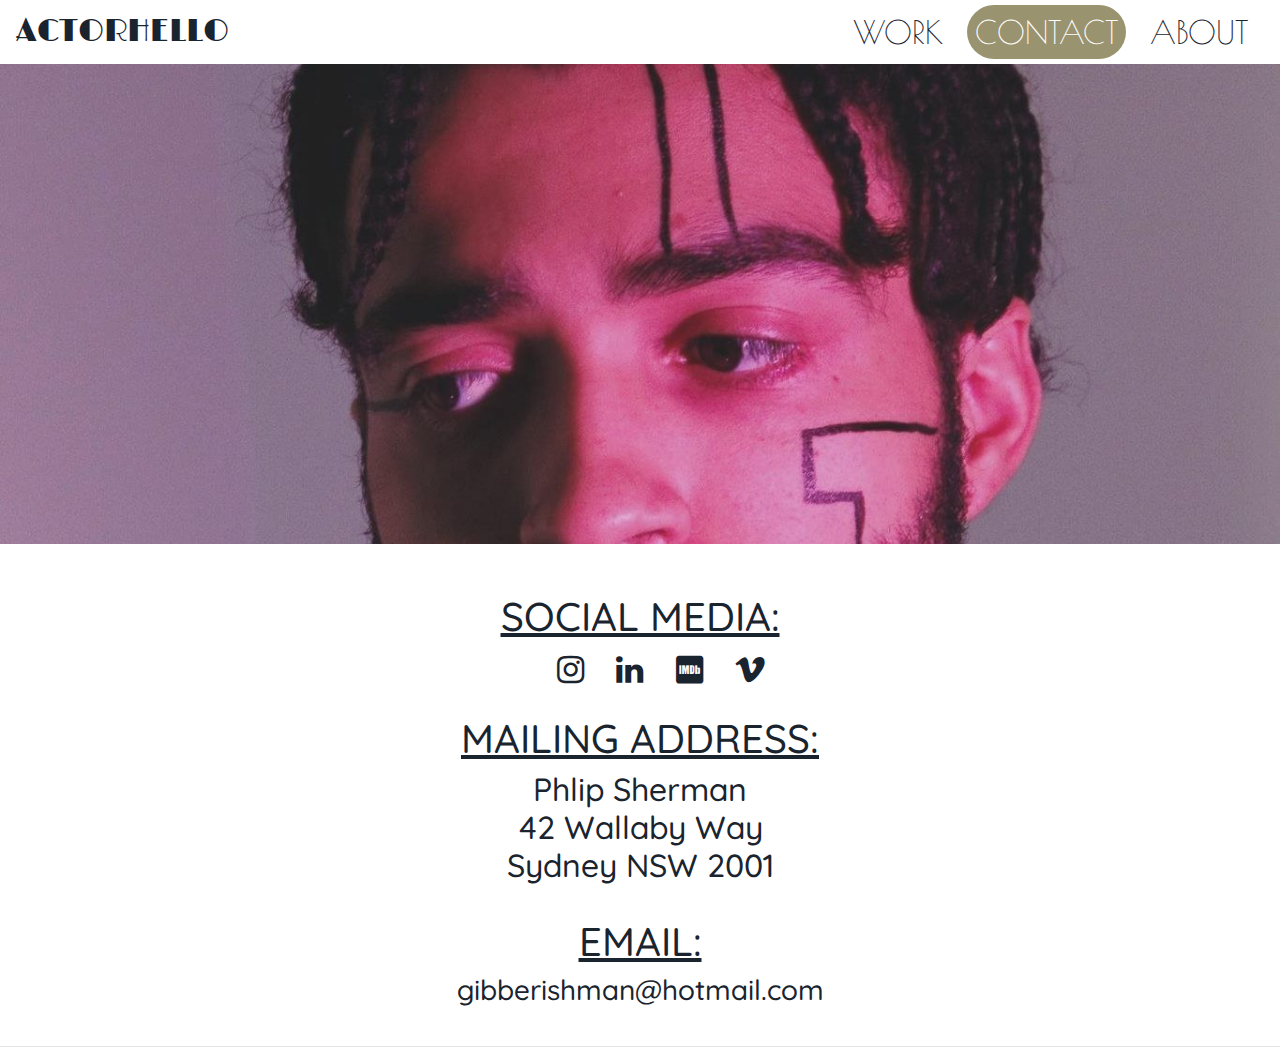
<file: theme-template/contact.html>
<!DOCTYPE html>

<html lang="en">
    <head>
        <!--Metadata-->
        <meta charset="UTF-8">
        <meta name="viewport" content="width=device-width, initial-scale=1, maximum-scale=1. minimum-scale=0.25">
        <meta name="description" content="Actor Site Template">
        
        <!--Custom CSS-->
        <link rel="stylesheet" href="styles.css">
        
        <!--FontAwesome CSS-->
        <link rel="stylesheet" href="https://cdnjs.cloudflare.com/ajax/libs/font-awesome/4.7.0/css/font-awesome.min.css">
        
        <!--Bootstrap CSS-->
        <link rel="stylesheet" href="https://maxcdn.bootstrapcdn.com/bootstrap/4.0.0/css/bootstrap.min.css" integrity="sha384-Gn5384xqQ1aoWXA+058RXPxPg6fy4IWvTNh0E263XmFcJlSAwiGgFAW/dAiS6JXm" crossorigin="anonymous">
        
        <title>Contact</title>
    </head>
    <body>
        <div>
            <nav id="navbar" class="co2 ffh navbar navbar-expand-sm"> 
                <a class="ffl co2 logotxt" href="index.html">ACTORHELLO</a>
                <ul class="navbar-nav ml-auto">  
                    <li><a class="navlink" id="work" href="work.html">WORK</a></li>
                    <li><a class="navlink" id="contact" href="contact.html">CONTACT</a></li>
                    <li><a class="navlink" id="about" href="about.html">ABOUT</a></li>
                </ul>
            </nav>
            <div class="parallax-contact"></div>
            <div class="ffb co2 contact-box content">
                <h1>SOCIAL MEDIA:</h1>
                <div class="socials">
                    <a class="tiktok"><i class="fab fa-tiktok"></i></a>
                    <a class="instagram"><i class="fa fa-instagram"></i></a>
                    <a class="linkedin"><i class="fa fa-linkedin"></i></a>
                    <a class="imdb"><i class="fa fa-imdb"></i></a>
                    <a class="vimeo"><i class="fa fa-vimeo"></i></a>
                </div>
                <h1>MAILING ADDRESS:</h1>
                <h2>Phlip Sherman<br>42 Wallaby Way<br>Sydney NSW 2001</h2>
                <h1>EMAIL:</h1>
                <h3>gibberishman@hotmail.com</h3>
            </div>
        </div>
        <hr />
        <script type="text/javascript" src="main.js"></script>
    </body>
</html>
</file>
<file: theme-template/styles.css>
:root {
    --hello-primary: #9a936f;
    --hello-secondary: #1A242E;
    --hello-background: white;
    /*
        BEST FONT PAIRINGS: (H, B, L)
        1 - (Quicksand, Noto_Sans_JP, Cormorant_Garamond [Bold])
        2 - (Poiret_One, Roboto_Condensed, Limelight)

    */
    --font-family-header: Poiret_One;
    --font-family-body: Quicksand;
    --font-family-logo: Limelight;
}

@font-face {
    font-family: Poiret_One;
    src: url("../assets/fonts/Poiret_One/PoiretOne-Regular.ttf"); 
}

@font-face {
    font-family: Quicksand;
    src: url("../assets/fonts/Quicksand/Quicksand-VariableFont_wght.ttf");
}

@font-face {
    font-family: Limelight;
    src: url("../assets/fonts/Limelight/Limelight-Regular.ttf");
}

.center {
    text-align: center;
}

.co1 {
    color: var(--hello-primary);
}

.co2 {
    color: var(--hello-secondary);
}

.coB {
    color: var(--hello-background);
}

.ffb {
    font-family: var(--font-family-body);
}

.ffl {
    font-family: var(--font-family-logo);
}

.ffh {
    font-family: var(--font-family-header);
}

.about-box {
    margin: 2rem auto;
    width: inherit;
    height: 500px;
}

.about-box .picnbio {
    display: flex;
    margin: auto;
}

.about-box .picnbio img {
    border-radius: 500px;
    width: 50%;
    height: auto;
    margin: auto;
}

.about-box .picnbio h2 {
    text-align: right;
    margin: auto auto;
    padding: 1rem;
}

.about-box .picnbio .resumebutton {
    border-radius: 1rem;
    color: var(--hello-primary);
    padding: .3rem;
    font-weight: bold;
}
.about-box .picnbio .resumebutton:hover {
    background-color: var(--hello-secondary);
    color: white;
    text-decoration: none;
}

.borderhover {
    border-radius: none;
}

.borderhover:hover {
    border-radius: 1rem;
    text-decoration: none;
    transition: ease-in .15s;
    -webkit-transition: ease-in .15s;
    -moz-transition: ease-in .15s;
    -o-transition: ease-in .15s;
}

.contact-box {
    margin: auto;
    width: inherit;
    text-align: center;
}

.contact-box h1 {
    margin: 2rem 0 .5rem 0;
    text-decoration: underline;
}

.contact-box div {
    margin: 1rem 0;
}

.content {
    padding: 16px;
}


.e404 {
    margin: 5em 0 0 0;
}

.gallery {
    display: flex;
    flex-wrap: wrap;
    align-content: center;
    justify-content: space-evenly;
    margin: 0 auto;
}

.gallery a {
    margin: 0;
}

.gallery div{
    overflow: hidden;
    width: 12rem;
    height: 8rem;
    background-color: var(--hello-secondary);
    border-radius: .25rem;
    margin: 0 0 1rem 0;
}

.gallery img {
    width: 100%;
    height: auto;
    -webkit-transition: all 0.3s ease-in-out;
    -moz-transition: all 0.3s ease-in-out;
    -ms-transition: all 0.3s ease-in-out;
    -o-transition: all 0.3s ease-in-out;
    transition: all 0.3s ease-in-out;
}

.gallery img:hover {
    -webkit-transform: scale(1.3);
    -moz-transform: scale(1.3);
    -ms-transform: scale(1.3);
    -o-transform: scale(1.3);
    transform: scale(1.3);
}

/* vvv Nav bar code vvv */

.logotxt {
    font-family: var(--font-family-logo);
}
.logotxt:hover {
    color: inherit;
    text-decoration: none;
}

nav {
    background-color: var(--hello-background);
    display: flex;
    margin: auto;
    font-size: 2rem;
    z-index: 1;
    /*border-bottom: 1px solid var(--hello-secondary);*/
}

nav ul {
    list-style-type: none;
}

a.navlink{
    color: var(--hello-secondary);
    margin: auto .5rem;
    padding: .5rem;
    text-decoration: none;
}

a.navlink:hover {
    color: var(--hello-primary);
    text-decoration: none;
}

.navlink.clicked {
    color: var(--hello-background);
    background-color: var(--hello-primary);
    border-radius: 2rem;
    text-decoration: none;
}

.navlink.clicked:hover {
    color: var(--hello-background);
    text-decoration: none;
}

/* ^^^ Navbar code ^^^ */

/* vvv Large picture classes vvv */

.parallax {
    background: url('../assets/images/HEADSHOT2.jpg');
}

.parallax-contact {
    background: url("../assets/images/45808218_367776567099254_2469340946609733632_o.jpg");
}

.parallax-work {
    background: url("../assets/images/Blood-Wedding-2.jpg");
    background-position: bottom;
}

.parallax, .parallax-contact, .parallax-work {
    background-attachment: fixed;
    background-position: center;
    background-repeat: no-repeat;
    background-size: cover;

    color: var(--hello-primary);

    position: relative;

    size: 3em;

    height: 30rem;
}

/* ^^^ Large Picture Classes ^^^ */

#reel {
    width: 90%;
    height: auto;
    margin: 0 auto;
    border-radius: .25rem;
    padding: 0 0 1rem 0;
}

.contact-box.socials {
    display: flex;
    margin: 1rem auto;
}

.socials a i {
    border-radius: 1em;
    color: var(--hello-secondary);
    margin: 0 1rem;
    transform: scale(2);
    padding: .3rem;
}

.socials a i:hover {
    color: var(--hello-background);
    background-color: var(--hello-secondary);
}

.sticky {
    position: fixed !important;
    top: 0;
    width: 100%;
}
  
/* .sticky + .content {

    padding-top: 60px;

} */

@media (min-width: 992px) {
    .gallery {
        grid-template-rows: repeat(3, auto);
        grid-template-columns: repeat(4, auto);
    }

    .gallery div {
        margin: 1.5em;
    }
}


@media (max-width: 992px) {
    .about-box .picnbio {
        flex-direction: column-reverse;
        margin-right: auto;
    }
    
    .about-box .picnbio h2 {
        text-align: center;
    }

    .about-box .picnbio .resumebutton h2 a {
        margin-top: 1rem;
    }

    ul div {
        margin-right: 1%;
    }

}

@media (min-width: 768px) {
    .e404 {
        margin: 5rem auto;
    }
}

@media (max-width: 768px) {

    .e404 {
        font-size: large;
    }

    .gallery {
        margin: 0 auto;
    }

    .gallery div{
        overflow: hidden;
        width: 8.8rem;
        height: 6rem;
    }

    .socials {
        margin: 0 0 .25rem 0;
        justify-content: center;
    }
}

@media (max-width: 682px) {
    .ffh, .ffl {
        font-size: 140%;
    }
}

@media (max-width: 576px) {
    ul div {
        text-align: right;
    }
    
    #titlework {
        top: 7.5rem;
    }
}

@media (max-width:400px) {
    
    .ffl, .ffh {
        font-size: 100%;
    }
    
    ul div {
        width: 100px;
    }
}

@media (max-width: 330px) {
    .contact-box h1 {
        font-size: 20pt;
        font-weight: bolder;
    }
    .contact-box h2{
        font-size: 16pt;
        font-weight: bold;
    }
    .contact-box h3 {
        font-size: 14pt;
        font-weight: bold;
    }

    .gallery div {
        width: 4.5rem;
        height: 3rem;
    }

    #galleryheaderwork {
        margin-bottom: .25rem;
    }

    .parallax, .parallax-contact, .parallax-work {
        height: 15rem;
    }

    .socials {
        transform: scale(.7);
    }
    .socials a i {
        margin: 0 .75rem;
    }
}

@media (max-width: 250px) {
    .ffl, .ffh {
        font-size: 75%;
    }
    
    ul div {
        width: 75px;
    }
}
</file>
